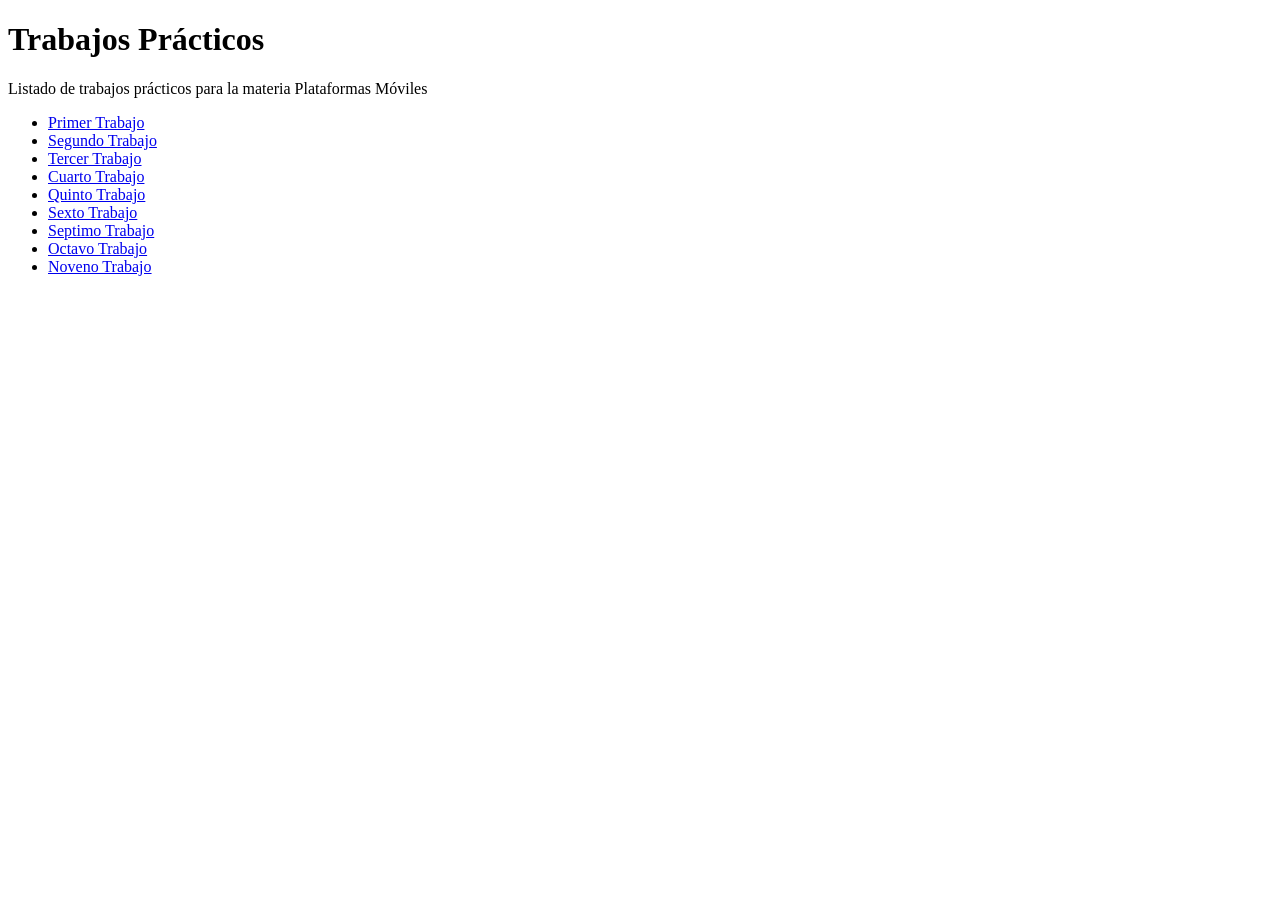
<file: index.html>
<!DOCTYPE html>
<html>
   <head>
      <title>Hola Mundo!</title>
   </head>
   <body>
     <h1>Trabajos Prácticos</h1>
     <p>Listado de trabajos prácticos para la materia Plataformas Móviles</p>
     <ul>
       <li><a href="tp-1/">Primer Trabajo</a></li>
       <li><a href="tp-2/">Segundo Trabajo</a></li>
       <li><a href="tp-3/">Tercer Trabajo</a></li>
       <li><a href="tp-4/">Cuarto Trabajo</a></li>
       <li><a href="tp-5/">Quinto Trabajo</a></li>
       <li><a href="tp-6/">Sexto Trabajo</a></li>
       <li><a href="tp-7/">Septimo Trabajo</a></li>
       <li><a href="tp-8/">Octavo Trabajo</a></li>
       <li><a href="tp-9/">Noveno Trabajo</a></li>
     </ul>
   </body>
</html>
</file>
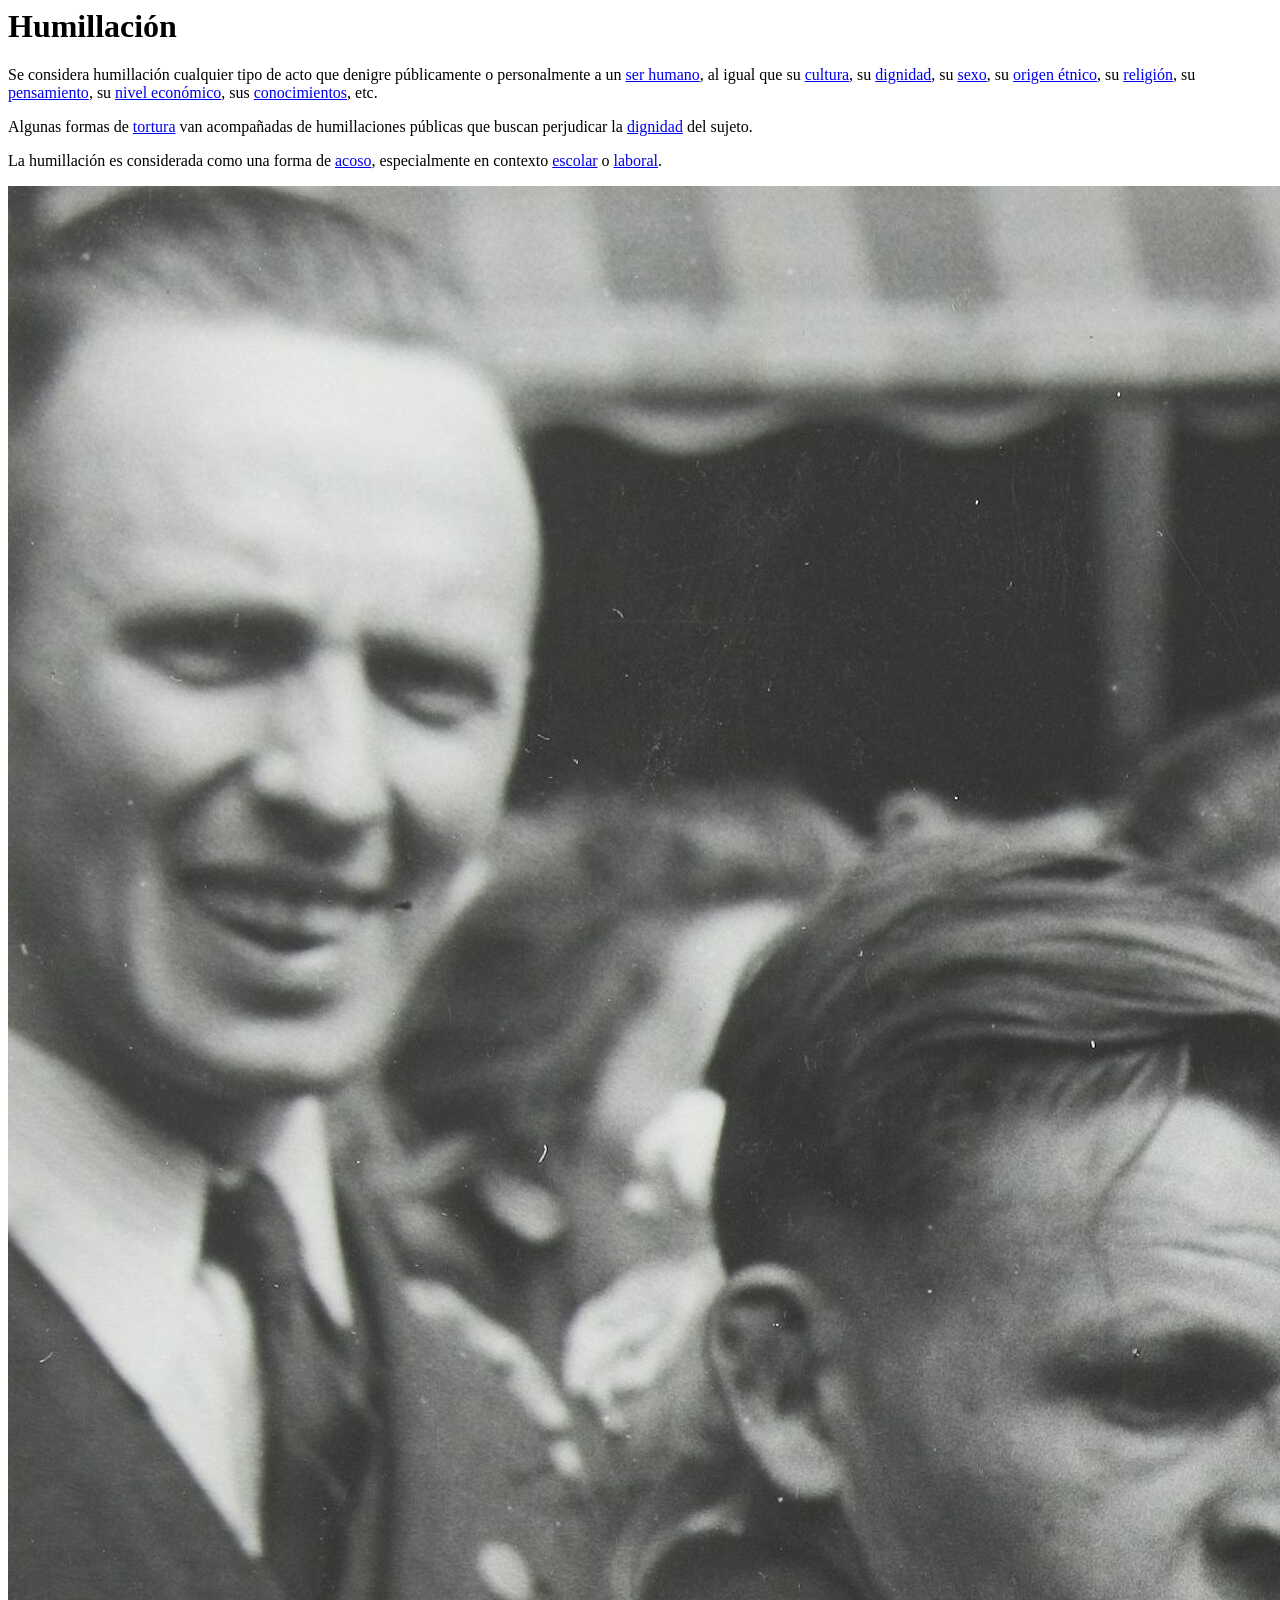
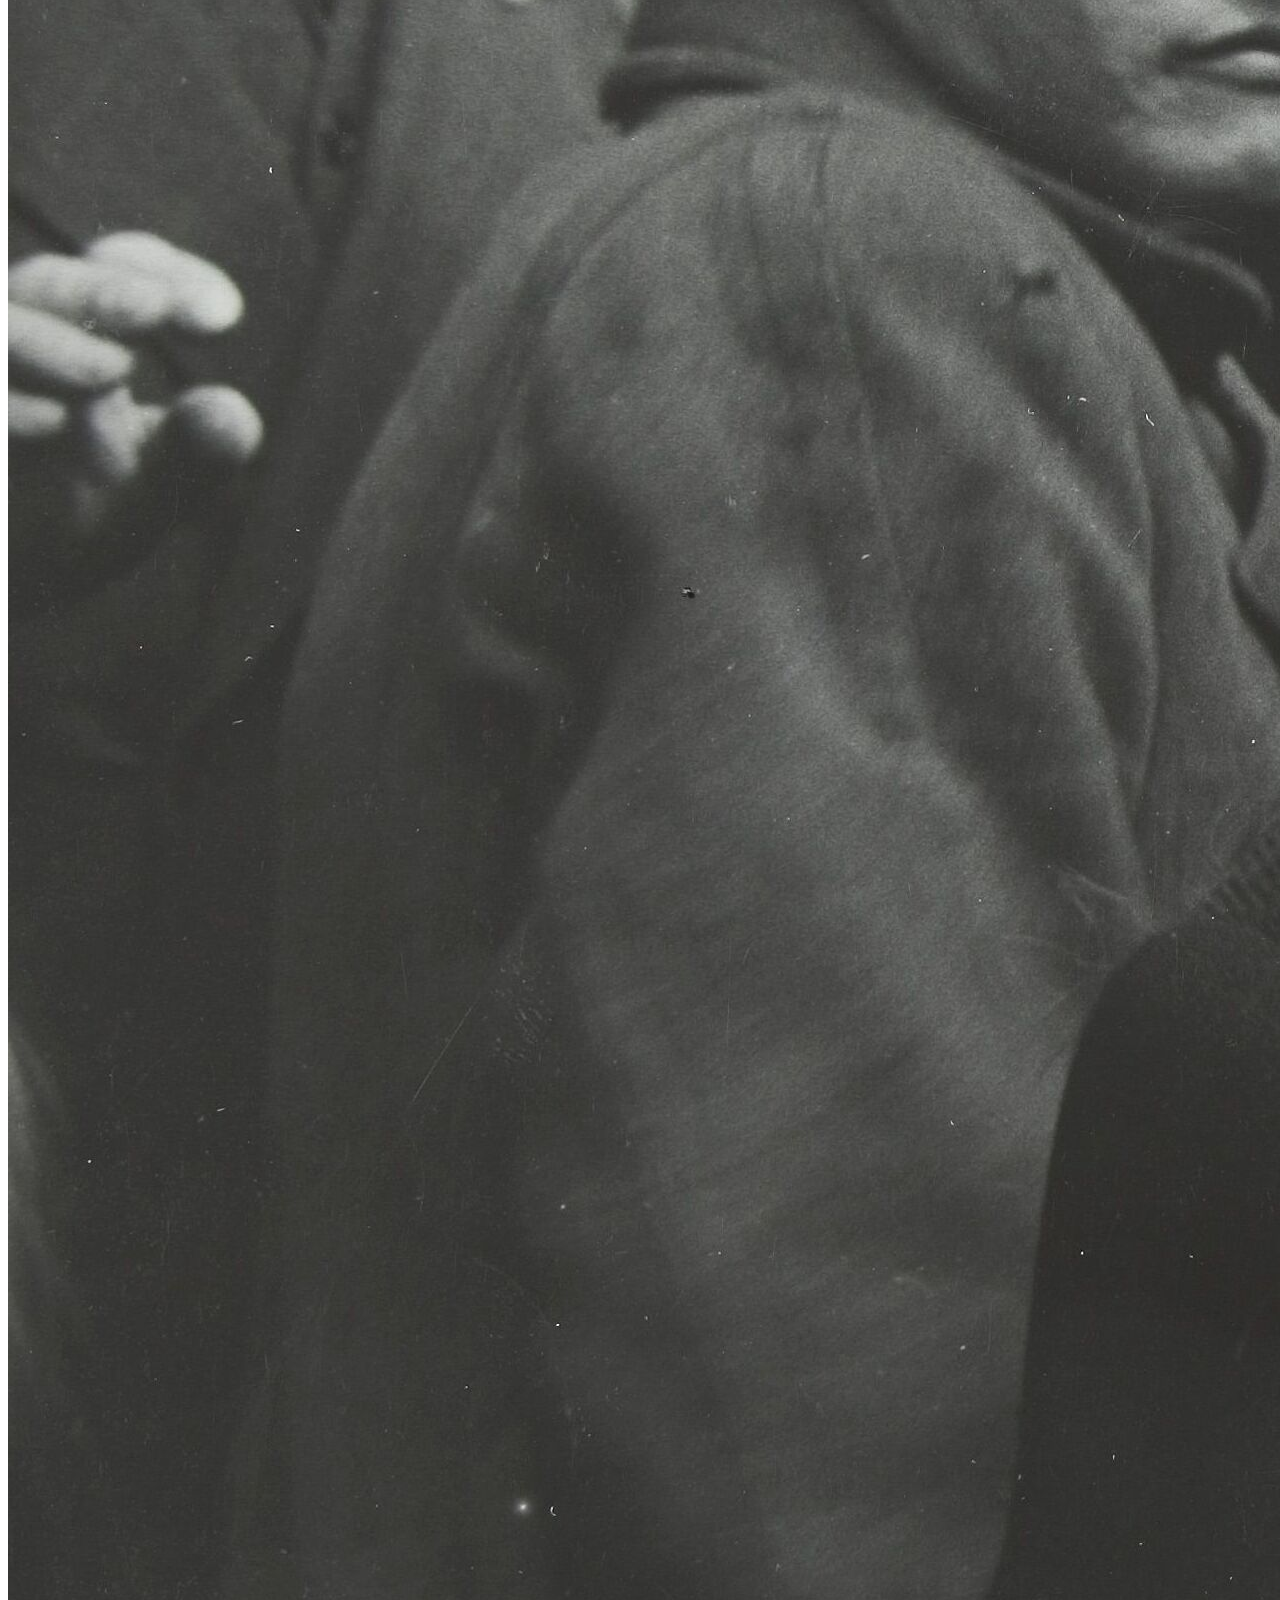
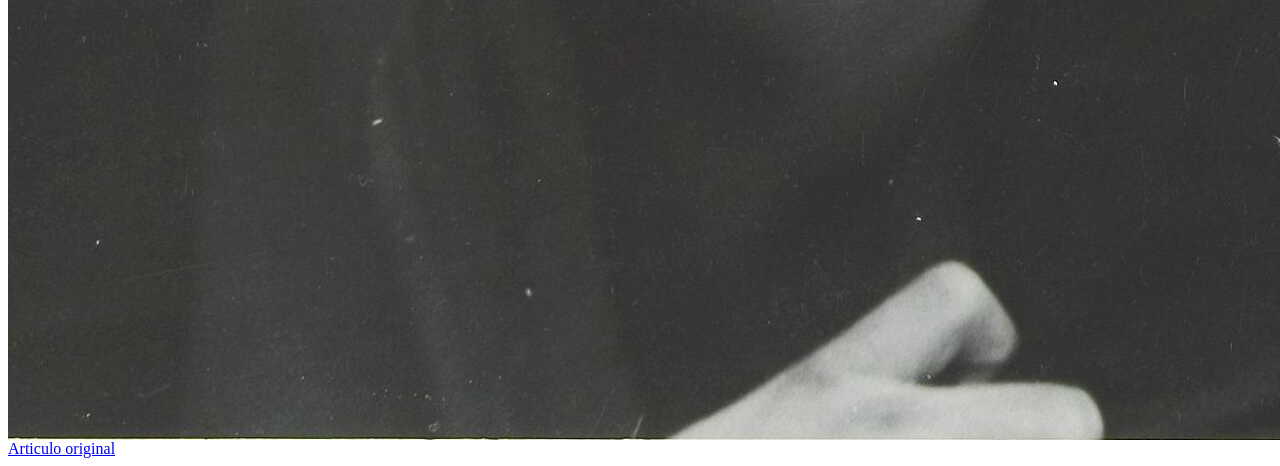
<file: tp-1/index.html>
<html>
<head>
</head>

<body>
    <h1>Humillación</h1>

    <p>
        Se considera humillación cualquier tipo de acto que denigre públicamente o personalmente a un 
        <a href="https://es.wikipedia.org/wiki/Homo_sapiens">ser humano</a>, al igual que su 
        <a href="https://es.wikipedia.org/wiki/Cultura">cultura</a>, su 
        <a href="https://es.wikipedia.org/wiki/Dignidad">dignidad</a>, su 
        <a href="https://es.wikipedia.org/wiki/Sexo">sexo</a>, su 
        <a href="https://es.wikipedia.org/wiki/Etnia">origen étnico</a>, su 
        <a href="https://es.wikipedia.org/wiki/Religi%C3%B3n">religión</a>, su 
        <a href="https://es.wikipedia.org/wiki/Pensamiento">pensamiento</a>, su 
        <a href="https://es.wikipedia.org/wiki/Econom%C3%ADa">nivel económico</a>, sus 
        <a href="https://es.wikipedia.org/wiki/Conocimiento">conocimientos</a>, etc.
    </p>

    <p>
        Algunas formas de <a href="https://es.wikipedia.org/wiki/Tortura">tortura</a> van acompañadas de humillaciones públicas 
        que buscan perjudicar la <a href="https://es.wikipedia.org/wiki/Dignidad">dignidad</a> del sujeto.
    </p>

    <p>
        La humillación es considerada como una forma de <a href="https://es.wikipedia.org/wiki/Acoso">acoso</a>, 
        especialmente en contexto <a href="https://es.wikipedia.org/wiki/Acoso_escolar">escolar</a> o 
        <a href="https://es.wikipedia.org/wiki/Acoso_laboral">laboral</a>.
    </p>

    <img src="Humillacion.jpg"> 

    <a href="//es.wikipedia.org/wiki/Humillación">Articulo original</a>

</body>
</html>
</file>
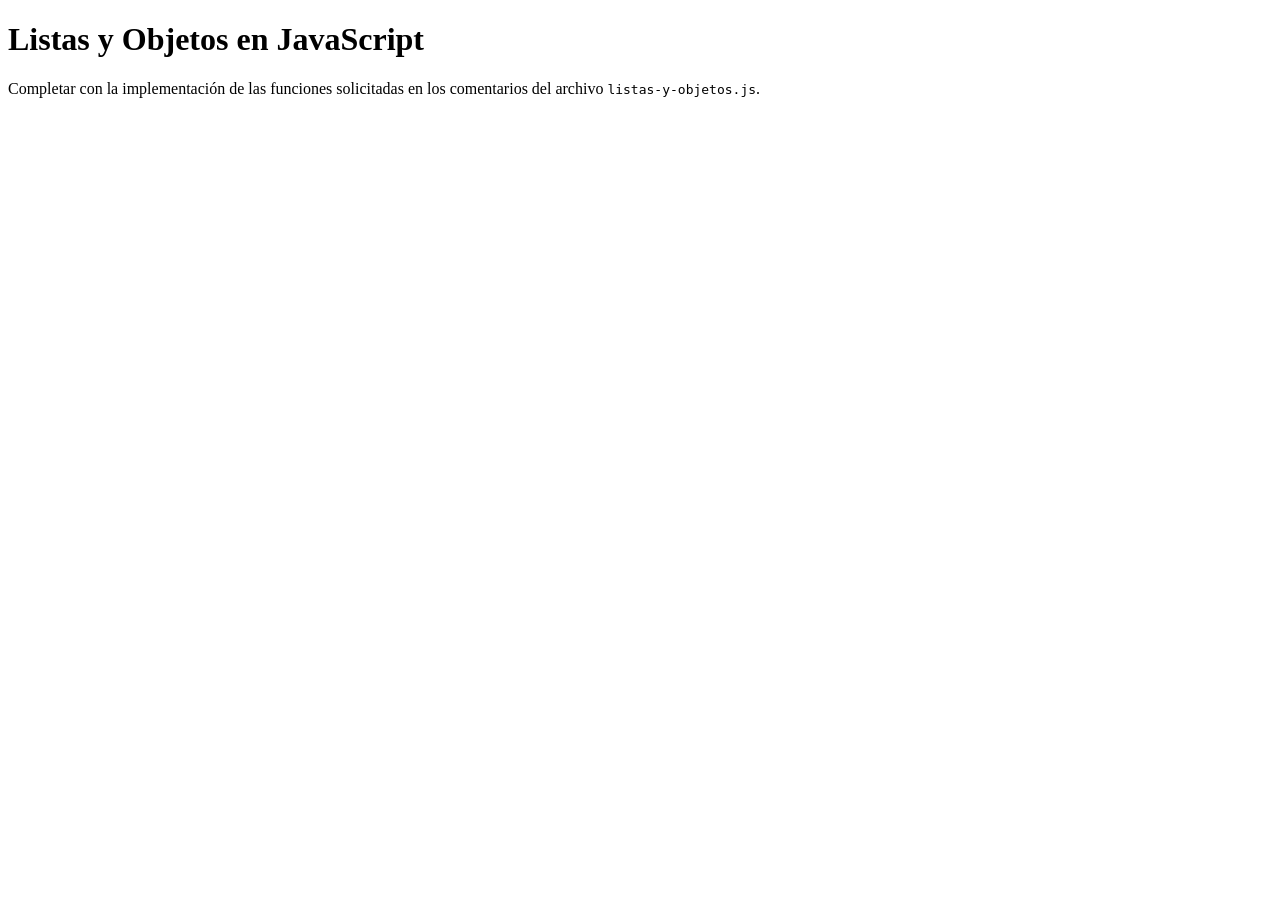
<file: tp-11/index.html>
<!DOCTYPE html>
<html>
<head>
    <meta charset="utf-8">
    <meta name="viewport" content="width=device-width, initial-scale=1">
    <title>Listas y Objetos en JavaScript</title>
</head>
<body>
    <h1>Listas y Objetos en JavaScript</h1>
    <p>Completar con la implementación de las funciones solicitadas en los comentarios del archivo <code>listas-y-objetos.js</code>.</p>
    <script src="listas-y-objetos.js"></script>
</body>
</html>
</file>
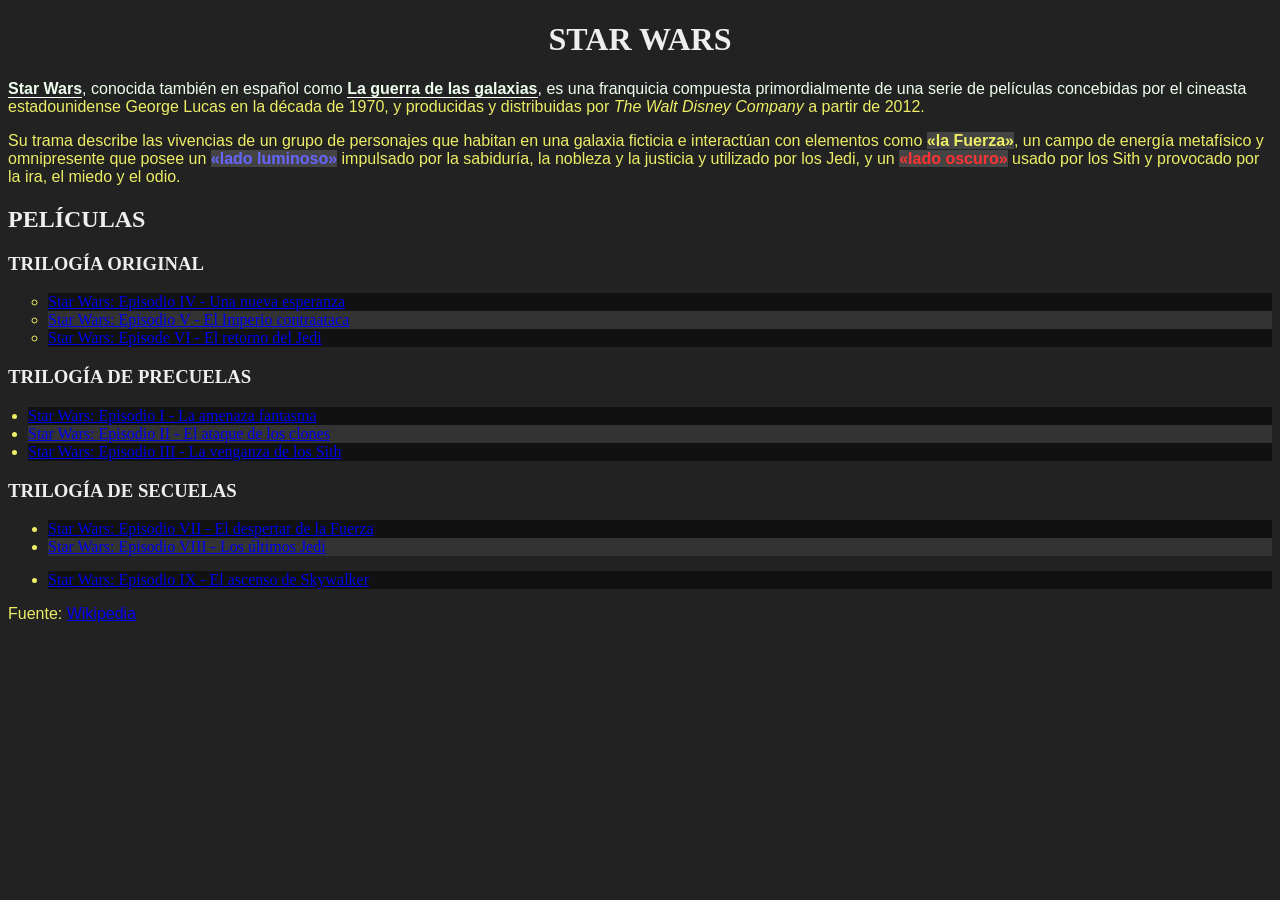
<file: tp-2/index.html>
<!DOCTYPE html>
<html>
<head>
    <meta name="viewport" content="width=device-width, initial-scale=1">
    <title>TP2 - Selectores CSS</title>
    <link rel="stylesheet" href="styles.css">
</head>
<body>
    <h1>Star Wars</h1>
    <p><strong>Star Wars</strong>, conocida también en español como <strong>La guerra de las galaxias</strong>, es una franquicia compuesta primordialmente de una serie de películas concebidas por el cineasta estadounidense George Lucas en la década de 1970, y producidas y distribuidas por <a>The Walt Disney Company</a> a partir de 2012.</p>
    <p>Su trama describe las vivencias de un grupo de personajes que habitan en una galaxia ficticia e interactúan con elementos como <span class="the-force">«la Fuerza»</span>, un campo de energía metafísico y omnipresente que posee un <span class="the-force light-side">«lado luminoso»</span> impulsado por la sabiduría, la nobleza y la justicia y utilizado por los Jedi, y un <span class="the-force dark-side">«lado oscuro»</span> usado por los Sith y provocado por la ira, el miedo y el odio.</p>
    <h2>Películas</h2>
    <h3>Trilogía Original</h3>
    <ul id="og-trilogy" class="movies-list">
        <li><a href="https://es.wikipedia.org/wiki/Star_Wars:_Episodio_IV_-_Una_nueva_esperanza">Star Wars: Episodio IV - Una nueva esperanza</a></li>
        <li><a href="https://es.wikipedia.org/wiki/Star_Wars:_Episodio_V_-_El_Imperio_contraataca">Star Wars: Episodio V - El Imperio contraataca</a></li>
        <li><a href="https://es.wikipedia.org/wiki/Star_Wars:_Episode_VI_-_Return_of_the_Jedi">Star Wars: Episode VI - El retorno del Jedi</a></li>
    </ul>
    <h3>Trilogía de precuelas</h3>
    <ul class="movies-list">
        <li><a href="https://es.wikipedia.org/wiki/Star_Wars:_Episodio_I_-_La_amenaza_fantasma">Star Wars: Episodio I - La amenaza fantasma</a></li>
        <li><a href="https://es.wikipedia.org/wiki/Star_Wars:_Episodio_II_-_El_ataque_de_los_clones">Star Wars: Episodio II - El ataque de los clones</a></li>
        <li><a href="https://es.wikipedia.org/wiki/Star_Wars:_Episodio_III_-_La_venganza_de_los_Sith">Star Wars: Episodio III - La venganza de los Sith</a></li>
    </ul>
    <h3>Trilogía de secuelas</h3>
    <ul class="movies-list">
        <li><a href="https://es.wikipedia.org/wiki/Star_Wars:_Episodio_VII_-_El_despertar_de_la_Fuerza">Star Wars: Episodio VII - El despertar de la Fuerza</a></li>
        <li><a href="https://es.wikipedia.org/wiki/Star_Wars:_Episodio_VIII_-_Los_últimos_Jedi">Star Wars: Episodio VIII - Los últimos Jedi</a></li>
        <li><a href="https://es.wikipedia.org/wiki/Star_Wars:_Episodio_IX_-_El_ascenso_de_Skywalker">Star Wars: Episodio IX - El ascenso de Skywalker</a></li>
    </ul>
    <p>Fuente: <a href="https://es.wikipedia.org/wiki/Star_Wars">Wikipedia</a></p>
</body>
</html>
</file>
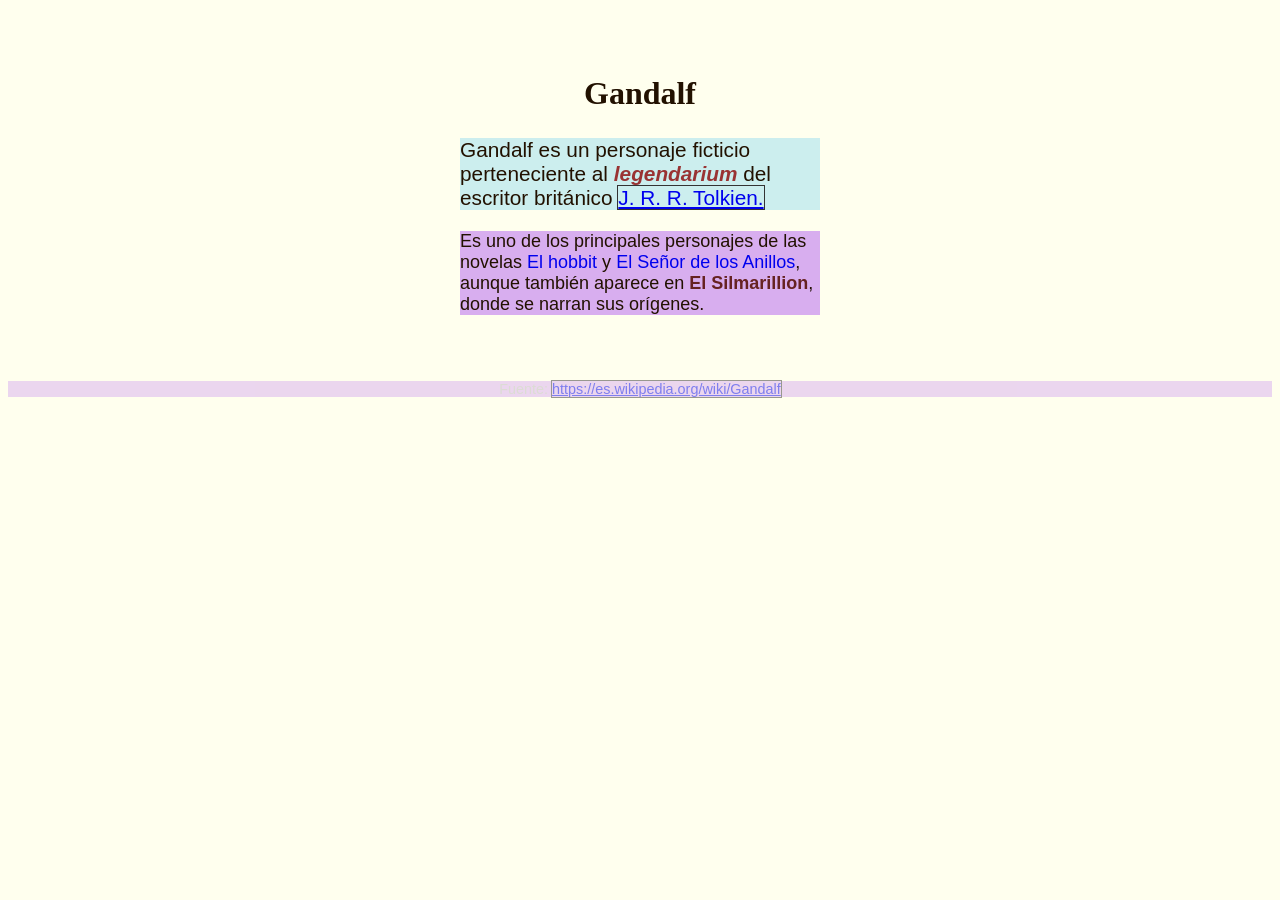
<file: tp-3/index.html>
<!DOCTYPE html>
<html lang="es">
<head>
	<meta charset="utf-8">
	<meta name="viewport" content="width=device-width, initial-scale=1">
	<title>TP3 - Especificidad CSS</title>
	<link rel="stylesheet" type="text/css" href="style.css">
	<style type="text/css">
		body {
			font-size: 18px;
			background-color: #ffe;
			color: #210;
		}

		#contenedor {
			max-width: 40ch;
			margin: 2rem auto;
			padding: 1rem;
		}

		h1 {
			font-size: 2rem;
			text-align: left;
		}

		p {
			font-family: sans-serif;
		}

		#primer-parrafo {
			font-size: 1.3rem;
			background-color: #eec;
		}

		p.importante em {
			font-weight: bold;
			color: #144;
		}

		p.novelas a {
			outline: none;
			text-decoration: none;
		}
		p.novelas a:hover {
			text-decoration: underline;
			background-color: #ccd;
		}

		body p.fuente.parrafo {
			color: #bbb !important;
			font-size: 0.9rem;
			opacity: 50%;
			text-align: center;
		}
	</style>
</head>
<body>
	<article id="contenedor">
		<h1 class="titulo">Gandalf</h1>
		
		<p id="primer-parrafo" class="importante parrafo">
			Gandalf es un personaje ficticio perteneciente al <em>legendarium</em> del escritor británico <a href="https://es.wikipedia.org/wiki/J._R._R._Tolkien">J. R. R. Tolkien.</a>
		</p>
		
		<p class="novelas parrafo">
			Es uno de los principales personajes de las novelas <a href="https://es.wikipedia.org/wiki/El_hobbit">El hobbit</a> y <a href="https://es.wikipedia.org/wiki/El_Señor_de_los_Anillos">El Señor de los Anillos</a>, aunque también aparece en <span class="complicado" style="color: #622">El Silmarillion</span>, donde se narran sus orígenes.
		</p>
	</article>

	<p class="fuente parrafo">
		Fuente: <a href="https://es.wikipedia.org/wiki/Gandalf">https://es.wikipedia.org/wiki/Gandalf</a>
	</p>
</body>
</html>
</file>
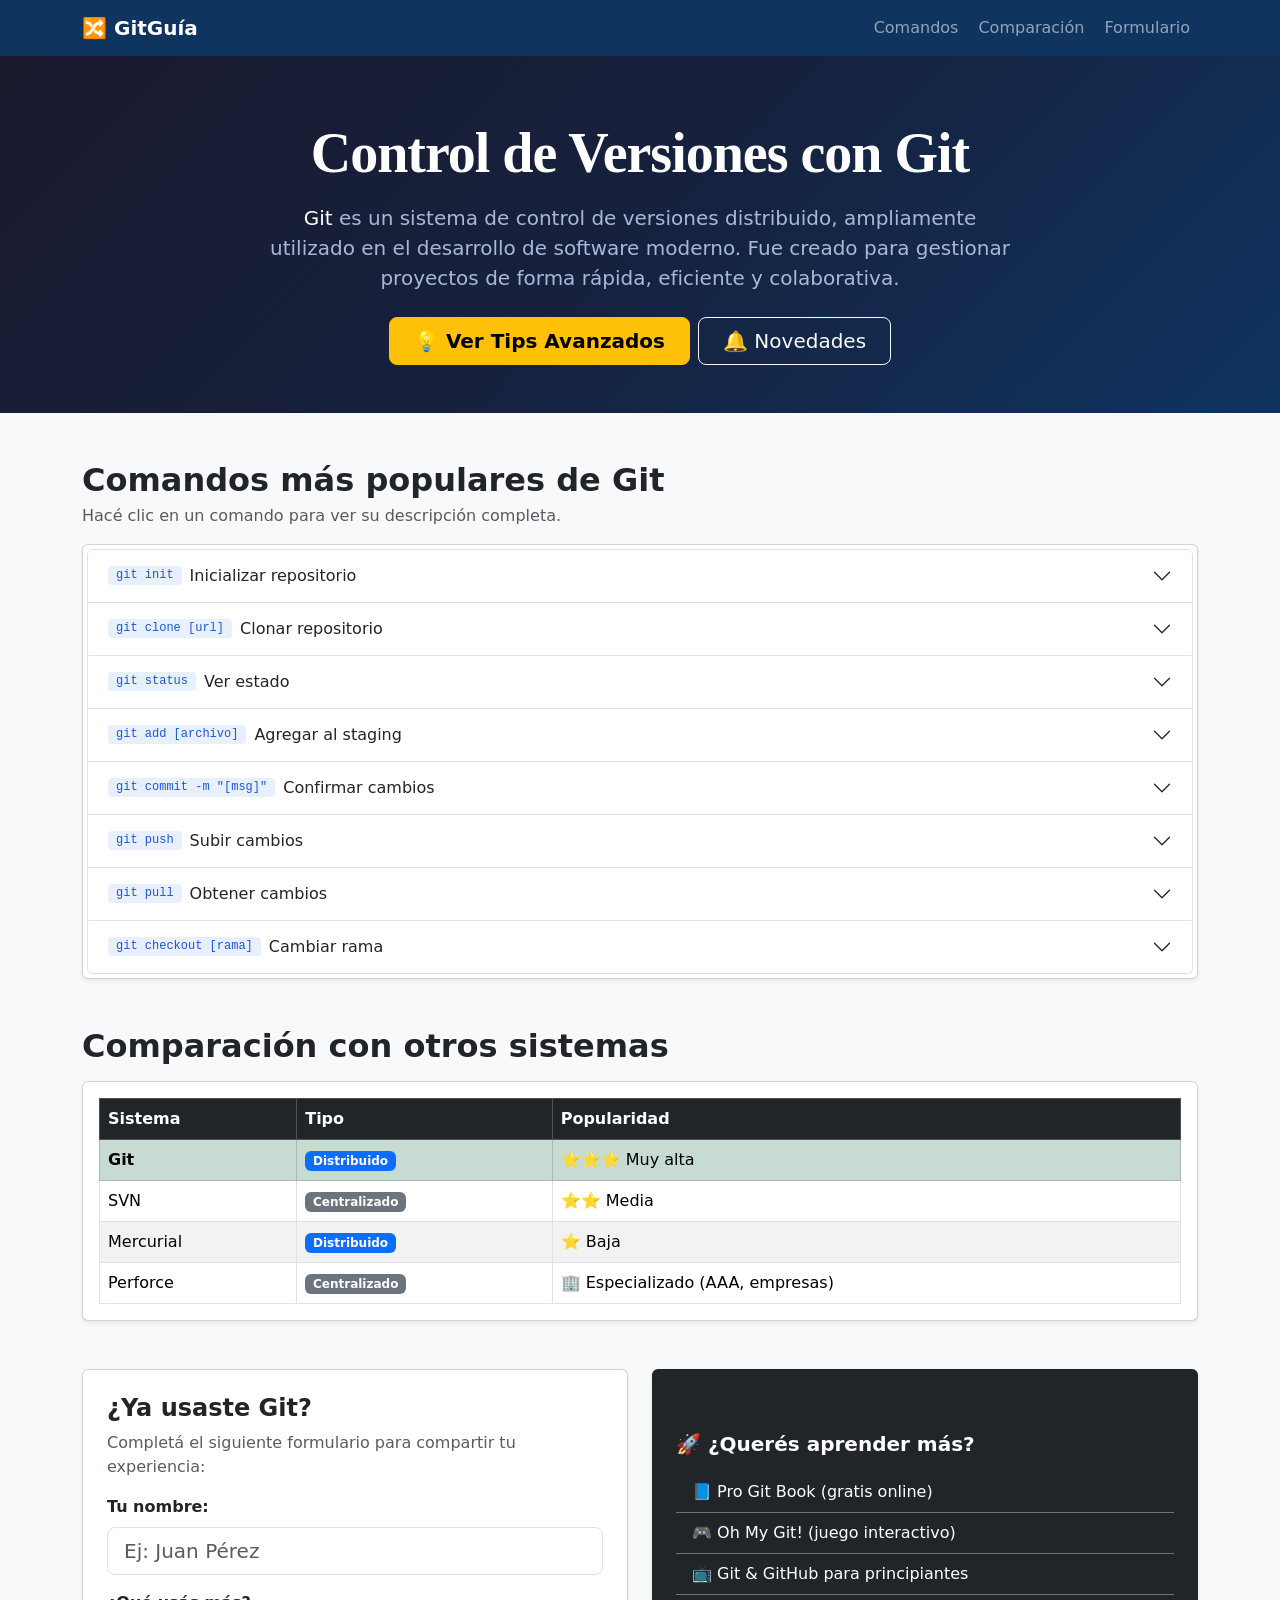
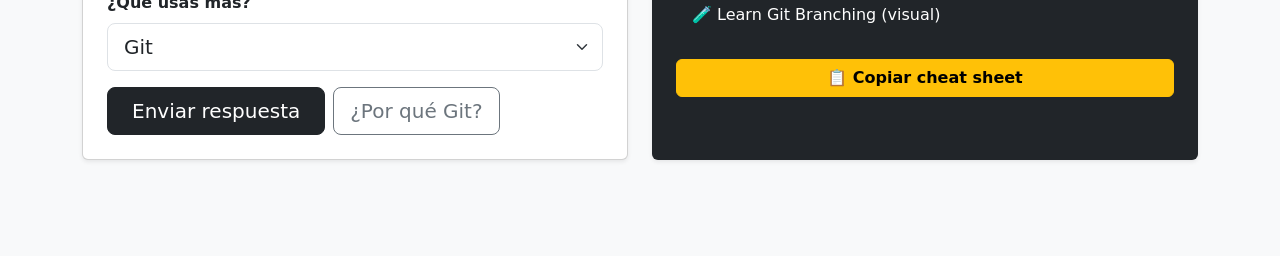
<file: tp-5/index.html>
<!DOCTYPE html>
<html lang="es">
<head>
<meta charset="UTF-8">
<meta name="viewport" content="width=device-width, initial-scale=1.0">
<title>Control de Versiones con Git</title>
<link rel="stylesheet" href="https://cdn.jsdelivr.net/npm/bootstrap@5.3.3/dist/css/bootstrap.min.css">
<style>
  body { background-color: #f8f9fa; }
  .hero-section { background: linear-gradient(135deg, #1a1a2e 0%, #16213e 50%, #0f3460 100%); color: white; padding: 4rem 0 3rem; }
  .hero-section h1 { font-family: 'Georgia', serif; font-weight: 700; letter-spacing: -1px; }
  .hero-section .lead { color: #a8b8d8; }
  code { background: #e8f0fe; color: #1a56db; padding: 2px 6px; border-radius: 4px; font-size: 0.88em; }
  .navbar { background: #0f3460 !important; }
  .command-card { transition: transform 0.18s, box-shadow 0.18s; }
  .command-card:hover { transform: translateY(-3px); box-shadow: 0 8px 24px rgba(0,0,0,0.13) !important; }
  .badge-cmd { font-size: 0.75rem; background: #e8f0fe; color: #1a56db; border-radius: 4px; padding: 2px 8px; font-family: monospace; }
  .toast-container { position: fixed; bottom: 1.5rem; right: 1.5rem; z-index: 9999; }
</style>
</head>
<body>

<nav class="navbar navbar-expand-lg navbar-dark">
  <div class="container">
    <a class="navbar-brand fw-bold" href="#">🔀 GitGuía</a>
    <button class="navbar-toggler" type="button" data-bs-toggle="collapse" data-bs-target="#navMenu">
      <span class="navbar-toggler-icon"></span>
    </button>
    <div class="collapse navbar-collapse" id="navMenu">
      <ul class="navbar-nav ms-auto gap-1">
        <li class="nav-item"><a class="nav-link" href="#comandos">Comandos</a></li>
        <li class="nav-item"><a class="nav-link" href="#comparacion">Comparación</a></li>
        <li class="nav-item"><a class="nav-link" href="#formulario">Formulario</a></li>
      </ul>
    </div>
  </div>
</nav>

<div class="hero-section text-center">
  <div class="container">
    <h1 class="display-4 mb-3">Control de Versiones con Git</h1>
    <p class="lead fs-5 mb-4 col-lg-8 mx-auto">
      <strong style="color:white;">Git</strong> es un sistema de control de versiones distribuido, ampliamente utilizado en el desarrollo de software moderno. Fue creado para gestionar proyectos de forma rápida, eficiente y colaborativa.
    </p>
    <div class="d-flex gap-2 justify-content-center flex-wrap">
      <button class="btn btn-warning btn-lg fw-semibold px-4" data-bs-toggle="modal" data-bs-target="#modalTips">💡 Ver Tips Avanzados</button>
      <button class="btn btn-outline-light btn-lg px-4" onclick="mostrarAlert()">🔔 Novedades</button>
    </div>
  </div>
</div>

<div class="container py-4">
  <div id="alertNovedades" class="alert alert-info alert-dismissible fade show d-none" role="alert">
    <strong>🎉 Novedad:</strong> Git 2.50 fue lanzado con mejoras de rendimiento en repositorios grandes.
    <button type="button" class="btn-close" data-bs-dismiss="alert"></button>
  </div>
</div>

<div class="container pb-5" id="comandos">
  <h2 class="fw-bold mb-1">Comandos más populares de Git</h2>
  <p class="text-muted mb-3">Hacé clic en un comando para ver su descripción completa.</p>

  <div class="card shadow-sm mb-3 p-1">
    <div class="accordion" id="accordionComandos">
      <div class="accordion-item">
        <h2 class="accordion-header"><button class="accordion-button collapsed" data-bs-toggle="collapse" data-bs-target="#cmd1"><span class="badge-cmd me-2">git init</span> Inicializar repositorio</button></h2>
        <div id="cmd1" class="accordion-collapse collapse" data-bs-parent="#accordionComandos">
          <div class="accordion-body">Inicializa un nuevo repositorio Git en el directorio actual. Este comando crea un repositorio vacío listo para trabajar.</div>
        </div>
      </div>
      <div class="accordion-item">
        <h2 class="accordion-header"><button class="accordion-button collapsed" data-bs-toggle="collapse" data-bs-target="#cmd2"><span class="badge-cmd me-2">git clone [url]</span> Clonar repositorio</button></h2>
        <div id="cmd2" class="accordion-collapse collapse" data-bs-parent="#accordionComandos">
          <div class="accordion-body">Clona un repositorio remoto en tu máquina local. Ejemplo: <code>git clone https://github.com/usuario/repositorio.git</code></div>
        </div>
      </div>
      <div class="accordion-item">
        <h2 class="accordion-header"><button class="accordion-button collapsed" data-bs-toggle="collapse" data-bs-target="#cmd3"><span class="badge-cmd me-2">git status</span> Ver estado</button></h2>
        <div id="cmd3" class="accordion-collapse collapse" data-bs-parent="#accordionComandos">
          <div class="accordion-body">Muestra el estado del repositorio: archivos modificados, nuevos archivos no rastreados, cambios preparados para el commit, etc.</div>
        </div>
      </div>
      <div class="accordion-item">
        <h2 class="accordion-header"><button class="accordion-button collapsed" data-bs-toggle="collapse" data-bs-target="#cmd4"><span class="badge-cmd me-2">git add [archivo]</span> Agregar al staging</button></h2>
        <div id="cmd4" class="accordion-collapse collapse" data-bs-parent="#accordionComandos">
          <div class="accordion-body">Agrega un archivo o cambios específicos al área de preparación (staging area) para el commit.</div>
        </div>
      </div>
      <div class="accordion-item">
        <h2 class="accordion-header"><button class="accordion-button collapsed" data-bs-toggle="collapse" data-bs-target="#cmd5"><span class="badge-cmd me-2">git commit -m "[msg]"</span> Confirmar cambios</button></h2>
        <div id="cmd5" class="accordion-collapse collapse" data-bs-parent="#accordionComandos">
          <div class="accordion-body">Crea un commit con los archivos añadidos al staging, con un mensaje descriptivo.</div>
        </div>
      </div>
      <div class="accordion-item">
        <h2 class="accordion-header"><button class="accordion-button collapsed" data-bs-toggle="collapse" data-bs-target="#cmd6"><span class="badge-cmd me-2">git push</span> Subir cambios</button></h2>
        <div id="cmd6" class="accordion-collapse collapse" data-bs-parent="#accordionComandos">
          <div class="accordion-body">Sube los cambios locales al repositorio remoto. Se usa después de un commit para actualizar el repo remoto.</div>
        </div>
      </div>
      <div class="accordion-item">
        <h2 class="accordion-header"><button class="accordion-button collapsed" data-bs-toggle="collapse" data-bs-target="#cmd7"><span class="badge-cmd me-2">git pull</span> Obtener cambios</button></h2>
        <div id="cmd7" class="accordion-collapse collapse" data-bs-parent="#accordionComandos">
          <div class="accordion-body">Obtiene y combina los cambios del repositorio remoto al local. Equivalente a <code>git fetch</code> + <code>git merge</code>.</div>
        </div>
      </div>
      <div class="accordion-item">
        <h2 class="accordion-header"><button class="accordion-button collapsed" data-bs-toggle="collapse" data-bs-target="#cmd8"><span class="badge-cmd me-2">git checkout [rama]</span> Cambiar rama</button></h2>
        <div id="cmd8" class="accordion-collapse collapse" data-bs-parent="#accordionComandos">
          <div class="accordion-body">Cambia a una rama específica. Si no existe, se puede crear con <code>git checkout -b [rama]</code>.</div>
        </div>
      </div>
    </div>
  </div>

  <h2 class="fw-bold mt-5 mb-3" id="comparacion">Comparación con otros sistemas</h2>
  <div class="card shadow-sm p-3 mb-5">
    <table class="table table-hover table-bordered table-striped mb-0 align-middle">
      <thead class="table-dark">
        <tr>
          <th>Sistema</th>
          <th>Tipo</th>
          <th>Popularidad</th>
        </tr>
      </thead>
      <tbody>
        <tr class="table-success">
          <td><strong>Git</strong></td>
          <td><span class="badge bg-primary">Distribuido</span></td>
          <td>⭐⭐⭐ Muy alta</td>
        </tr>
        <tr>
          <td>SVN</td>
          <td><span class="badge bg-secondary">Centralizado</span></td>
          <td>⭐⭐ Media</td>
        </tr>
        <tr>
          <td>Mercurial</td>
          <td><span class="badge bg-primary">Distribuido</span></td>
          <td>⭐ Baja</td>
        </tr>
        <tr>
          <td>Perforce</td>
          <td><span class="badge bg-secondary">Centralizado</span></td>
          <td>🏢 Especializado (AAA, empresas)</td>
        </tr>
      </tbody>
    </table>
  </div>

  <div class="row g-4 mb-5" id="formulario">
    <div class="col-lg-6">
      <div class="card shadow-sm h-100">
        <div class="card-body p-4">
          <h2 class="card-title fw-bold fs-4">¿Ya usaste Git?</h2>
          <p class="card-text text-muted">Completá el siguiente formulario para compartir tu experiencia:</p>
          <div class="mb-3">
            <label for="nombre" class="form-label fw-semibold">Tu nombre:</label>
            <input type="text" id="nombre" name="nombre" class="form-control form-control-lg" placeholder="Ej: Juan Pérez">
          </div>
          <div class="mb-3">
            <label for="experiencia" class="form-label fw-semibold">¿Qué usás más?</label>
            <select id="experiencia" name="experiencia" class="form-select form-select-lg">
              <option value="git">Git</option>
              <option value="github">Git + GitHub</option>
              <option value="otro">Otro sistema</option>
              <option value="ninguno">Todavía no uso ninguno</option>
            </select>
          </div>
          <div class="d-flex gap-2 flex-wrap">
            <button type="button" class="btn btn-dark btn-lg px-4" onclick="enviarFormulario()">Enviar respuesta</button>
            <button type="button" class="btn btn-outline-secondary btn-lg" data-bs-toggle="collapse" data-bs-target="#collapseInfo">¿Por qué Git?</button>
          </div>
          <div class="collapse mt-3" id="collapseInfo">
            <div class="alert alert-light border">
              Git es la herramienta estándar en la industria. Usarlo te prepara para trabajar en cualquier equipo de desarrollo moderno.
            </div>
          </div>
        </div>
      </div>
    </div>
    <div class="col-lg-6">
      <div class="card shadow-sm h-100 border-0 bg-dark text-white">
        <div class="card-body p-4 d-flex flex-column justify-content-center">
          <h5 class="fw-bold mb-3">🚀 ¿Querés aprender más?</h5>
          <ul class="list-group list-group-flush mb-4">
            <li class="list-group-item bg-transparent text-white border-secondary">📘 Pro Git Book (gratis online)</li>
            <li class="list-group-item bg-transparent text-white border-secondary">🎮 Oh My Git! (juego interactivo)</li>
            <li class="list-group-item bg-transparent text-white border-secondary">📺 Git & GitHub para principiantes</li>
            <li class="list-group-item bg-transparent text-white border-secondary">🧪 Learn Git Branching (visual)</li>
          </ul>
          <button class="btn btn-warning fw-bold" onclick="mostrarToast()">📋 Copiar cheat sheet</button>
        </div>
      </div>
    </div>
  </div>
</div>

<!-- Modal Tips Avanzados -->
<div class="modal fade" id="modalTips" tabindex="-1">
  <div class="modal-dialog modal-lg">
    <div class="modal-content">
      <div class="modal-header bg-dark text-white">
        <h5 class="modal-title fw-bold">💡 Tips Avanzados de Git</h5>
        <button type="button" class="btn-close btn-close-white" data-bs-dismiss="modal"></button>
      </div>
      <div class="modal-body">
        <div class="row g-3">
          <div class="col-md-6">
            <div class="card border-0 bg-light h-100 p-3">
              <h6 class="fw-bold">🌿 Trabajar con ramas</h6>
              <p class="small mb-1">Siempre trabajá en una rama separada para cada feature o fix.</p>
              <code class="d-block small">git checkout -b feature/mi-feature</code>
            </div>
          </div>
          <div class="col-md-6">
            <div class="card border-0 bg-light h-100 p-3">
              <h6 class="fw-bold">🔍 Ver historial</h6>
              <p class="small mb-1">Usá <code>git log --oneline --graph</code> para ver el historial de forma visual.</p>
            </div>
          </div>
          <div class="col-md-6">
            <div class="card border-0 bg-light h-100 p-3">
              <h6 class="fw-bold">🧹 Limpiar cambios</h6>
              <p class="small mb-1"><code>git stash</code> guarda cambios temporalmente sin hacer commit.</p>
            </div>
          </div>
          <div class="col-md-6">
            <div class="card border-0 bg-light h-100 p-3">
              <h6 class="fw-bold">✏️ Modificar último commit</h6>
              <p class="small mb-1"><code>git commit --amend</code> te permite editar el mensaje del último commit.</p>
            </div>
          </div>
        </div>
      </div>
      <div class="modal-footer">
        <button type="button" class="btn btn-secondary" data-bs-dismiss="modal">Cerrar</button>
        <button type="button" class="btn btn-dark">Ver documentación oficial</button>
      </div>
    </div>
  </div>
</div>

<!-- Toasts -->
<div class="toast-container">
  <div id="toastCopy" class="toast align-items-center text-bg-success border-0" role="alert">
    <div class="d-flex">
      <div class="toast-body fw-semibold">✅ Cheat sheet copiado al portapapeles</div>
      <button type="button" class="btn-close btn-close-white me-2 m-auto" data-bs-dismiss="toast"></button>
    </div>
  </div>
  <div id="toastEnvio" class="toast align-items-center text-bg-primary border-0" role="alert">
    <div class="d-flex">
      <div class="toast-body fw-semibold">📬 ¡Gracias por tu respuesta!</div>
      <button type="button" class="btn-close btn-close-white me-2 m-auto" data-bs-dismiss="toast"></button>
    </div>
  </div>
</div>

<script src="https://cdn.jsdelivr.net/npm/bootstrap@5.3.3/dist/js/bootstrap.bundle.min.js"></script>
<script>
function mostrarAlert() {
  document.getElementById('alertNovedades').classList.remove('d-none');
  window.scrollTo({ top: 200, behavior: 'smooth' });
}
function mostrarToast() {
  const t = new bootstrap.Toast(document.getElementById('toastCopy'));
  t.show();
}
function enviarFormulario() {
  const nombre = document.getElementById('nombre').value.trim();
  if (!nombre) { alert('Por favor ingresá tu nombre'); return; }
  const t = new bootstrap.Toast(document.getElementById('toastEnvio'));
  t.show();
}
</script>
</body>
</html>
</file>
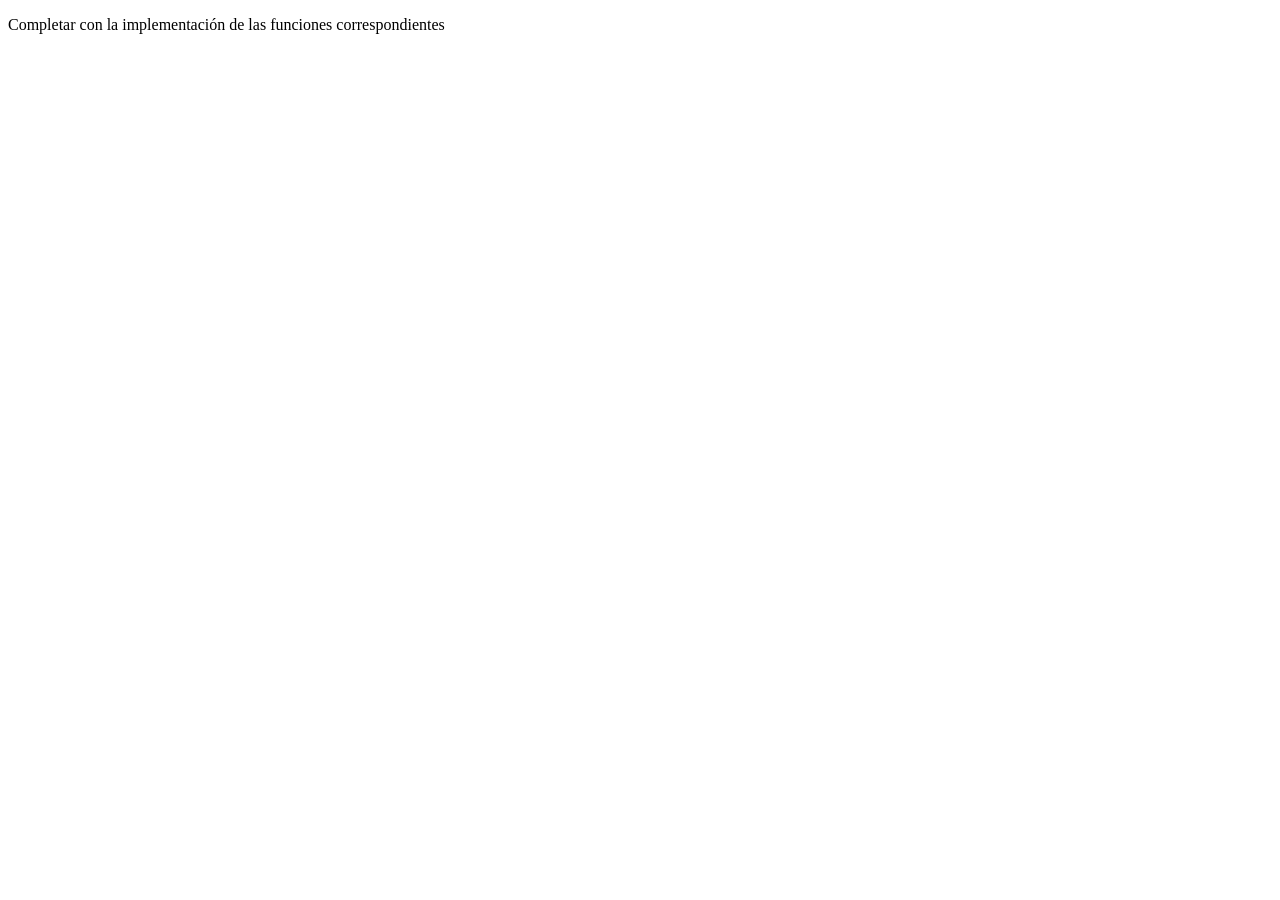
<file: tp-8/index.html>
<!DOCTYPE html>
<html>
<head>
	<meta charset="utf-8">
	<meta name="viewport" content="width=device-width, initial-scale=1">
	<title>TP-7: Funciones en JavaScript</title>
</head>
<body>
<p>Completar con la implementación de las funciones correspondientes</p>
<script type="text/javascript">
// Numeros

// 1- Implementar una función "suma" que retorne la suma de 2 numeros
// ejemplo: suma(2,3) retorna 5
function suma(num1, num2) {
    return num1 + num2;
}

console.log("Resultados de suma():")
console.log(suma(2,3)); // 5
console.log(suma(4,4)); // 8
console.log(suma(-10,10)); // 0


// 2- Implementar una función "elevarAlCubo" que eleve al cubo un numero
// ejemplo: elevarAlCubo(3) retorna 27
function elevarAlCubo(num) {
	return num * num * num;
}


console.log("Resultados de elevarAlCubo():")
console.log(elevarAlCubo(3)); // 27
console.log(elevarAlCubo(99)); // 970299

// 3- Implementar una función "restoDivisionEntera" para devolver el resto de una división entera entre un dividendo y un divisor
// ejemplo: restoDivisionEntera(3,2) retorna 1
function restoDivisionEntera(dividendo, divisor) {
	return dividendo % divisor;
}

console.log("Resultados de restoDivisionEntera():")
console.log(restoDivisionEntera(1,3)); // 1
console.log(restoDivisionEntera(2,3)); // 2
console.log(restoDivisionEntera(3,3)); // 0
console.log(restoDivisionEntera(4,3)); // 1


// 4- Implementar una función "numeroPi" para devolver el numero PI
// ejemplo: numeroPi() retorna 3,14...
function numeroPi() {
	return Math.PI;
}

console.log("Resultado de numeroPi():")
console.log(numeroPi())


// 5- Implementar una función "numeroRandom" para devolver un número random (aleatorio)
// ejemplo: numeroRandom() retorna 0,123...
	function numeroRandom() {
return Math.random();
}

console.log("Resultados de numeroRandom():")
console.log(numeroRandom())
console.log(numeroRandom())
console.log(numeroRandom())


// 6- Implementar una función "numeroRandomDesdeHasta" para devolver un número random entre 2 valores recibidos como parámetros
// ejemplo: numeroRandomDesdeHasta(1,6) retorna 3
// Math.floor() = redondear hacia abajo al entero más cercano.
// Math.random() = devuelve un número entre 0 y 1. si se multiplica por 3(ejemplo) nro devuelve un nro entre 0 y 2,999. se le coloca min porque sino devuelve un nro entre 0 y 2,999. 
// se coloca +1 porque sino devuelve un nro entre 0 y 2,999. si se le coloca min devuelve un nro entre min y max-1. si se le coloca +1 devuelve un nro entre min y max.
function numeroRandomDesdeHasta(min, max) {
	return Math.floor(numeroRandom() * (max - min + 1)) + min;
}
console.log("Resultados de numeroRandomDesdeHasta():")
console.log(numeroRandomDesdeHasta(1,6))
console.log(numeroRandomDesdeHasta(2,5))
console.log(numeroRandomDesdeHasta(3,4))


// 7- Implementar una función "esPar" que reciba un número como parámetro y devuelva verdadero si el número es par, o falso si es impar
// ejemplo: esPar(4) retorna true, esPar(5) retorna false
//es par si al dividirlo por 2 el resto es 0. si el resto es distinto de 0 es impar.
function esPar(num) {
	return num % 2 === 0;
}
console.log("Resultados de esPar():")
console.log(esPar(4)); // true
console.log(esPar(5)); // false
console.log(esPar(0)); // true
console.log(esPar(-2)); // true


// 8- Implementar una función "esPositivo" que reciba un número y devuelva true si el número es positivo, o false si es negativo o cero
// ejemplo: esPositivo(4) retorna true, esPositivo(-3) retorna false
function esPositivo(num) {
	if (num > 0) {
		return true;
	} else {
		return false;
	}
}

console.log("Resultados de esPositivo():")
console.log(esPositivo(4)); // true
console.log(esPositivo(-3)); // false
console.log(esPositivo(0)); // false

// 9- Implementar una función "clasificarNumero" que reciba un número y retorne un mensaje indicando si el número es par o impar, y si es positivo o negativo
// ejemplo: clasificarNumero(4) retorna "El número 4 es par y positivo."
// ejemplo: clasificarNumero(-3) retorna "El número -3 es impar y negativo."
//el simbolo ? es un if de una sola linea. el simbolo : es un else de una sola linea. se puede anidar ifs de una sola linea.
// en vez de usar ${} 
function clasificarNumero(num) {
	var paridad = esPar(num) ? "par" : "impar";
	var signo = esPositivo(num) ? "positivo" : "negativo";
	return `El número ${num} es ${paridad} y ${signo}.`; //si o si para ${} se debe usar comillas invertidas o blackticks ``. 
	//si se quiere usar comillas simples o dobles se puede colocar: return "El número " + num + " es " + paridad + " y " + signo + ".";
}

console.log("Resultados de clasificarNumero():")
console.log(clasificarNumero(4)); // "El número 4 es par y positivo."
console.log(clasificarNumero(-3)); // "El número -3 es impar y negativo."
console.log(clasificarNumero(0)); // "El número 0 es par y no positivo."

// Cadenas de Caracteres

// 10- Implementar una función "transformarMayuscula" que transforme a mayúscula la cadena de caracteres recibida como parámetro
// ejemplo: transformarMayuscula("Plataformas Móviles") retorna "PLATAFORMAS MÓVILES"
// la funcion toUpperCase() convierte todos los caracteres de una cadena a mayúsculas. el punto antes de toUpperCase() indica que se está llamando a un método de la cadena de caracteres.
function transformarMayuscula(cadena) {
	return cadena.toUpperCase();
}

console.log("Resultados de transformarMayuscula():")
console.log(transformarMayuscula("Plataformas Móviles"))
console.log(transformarMayuscula("hola mundo"))
console.log(transformarMayuscula("abc"))


// 11- Implementar una función "primeraLetra" que nos devuelva la inicial de la cadena de caracteres recibida como parámetro
// ejemplo: primeraLetra("Plataformas") retorna "P"
function primeraLetra(cadena) {
	return cadena.charAt(0);
}

console.log("Resultados de primeraLetra():")
console.log(primeraLetra("Plataformas Móviles"))
console.log(primeraLetra("hola mundo"))
console.log(primeraLetra("abc"))


// 12- Implementar una función "sinPrimeraLetra" que nos devuelva la cadena de caracteres recibida como parámetro sin la primera letra
// ejemplo: sinPrimeraLetra("Plataformas") retorna "lataformas"

function sinPrimeraLetra(cadena) {
	return cadena.substring(1);
}

console.log("Resultados de sinPrimeraLetra():")
console.log(sinPrimeraLetra("Plataformas Móviles"))
console.log(sinPrimeraLetra("hola mundo"))
console.log(sinPrimeraLetra("abc"))


// 13- Implementar una función "primeraLetraMayuscula" que devuelve la cadena de caracteres recibida, pero  con su primera letra en mayúscula
// ejemplo: primeraLetraMayuscula("plataformas") retorna "Plataformas"
// substring(1) devuelve la cadena desde el índice 1 hasta el final. charAt(0) devuelve el carácter en el índice 0. toUpperCase() convierte el carácter a mayúscula.
function primeraLetraMayuscula(cadena) {
	return cadena.charAt(0).toUpperCase() + cadena.substring(1);
}

console.log("Resultados de primeraLetraMayuscula():")
console.log(primeraLetraMayuscula("plataformas móviles"))
console.log(primeraLetraMayuscula("hola mundo"))
console.log(primeraLetraMayuscula("abc"))


// 14- Implementar una función "terminaCon" que devuelve verdadero o falso si la palabra termina con la terminación recibida
// ejemplo: terminaCon("plataformas", "mas") retorna true
// endsWith() devuelve true si la cadena termina con la cadena especificada, de lo contrario devuelve false.
function terminaCon(cadena, terminacion) {
	return cadena.endsWith(terminacion);
}

console.log("Resultados de terminaCon():")
console.log(terminaCon("hola", "a")); // true
console.log(terminaCon("hola", "o")); // false
console.log(terminaCon("plataformas", "mas")); // true
console.log(terminaCon("plataformas", "más")); // false

// 15- Implementar una función "palabraInvertida" que devuelva la palabra invertida
// ejemplo: palabraInvertida("hola") retorna "aloh";
// split() divide la cadena en un array de caracteres. reverse() invierte el orden de los elementos del array. join() une los elementos del array en una cadena.
// se coloca ("") porque sino devuelve un array de palabras y no de caracteres. si se coloca (" ") devuelve un array de palabras. si se coloca ("") devuelve un array de caracteres.
function palabraInvertida(cadena) {
	return cadena.split("").reverse().join("");
}

console.log("Resultados de palabraInvertida():")
console.log(palabraInvertida("plataformas móviles"))
console.log(palabraInvertida("hola mundo"))
console.log(palabraInvertida("abc"))

</script>
</body>
</html>
</file>
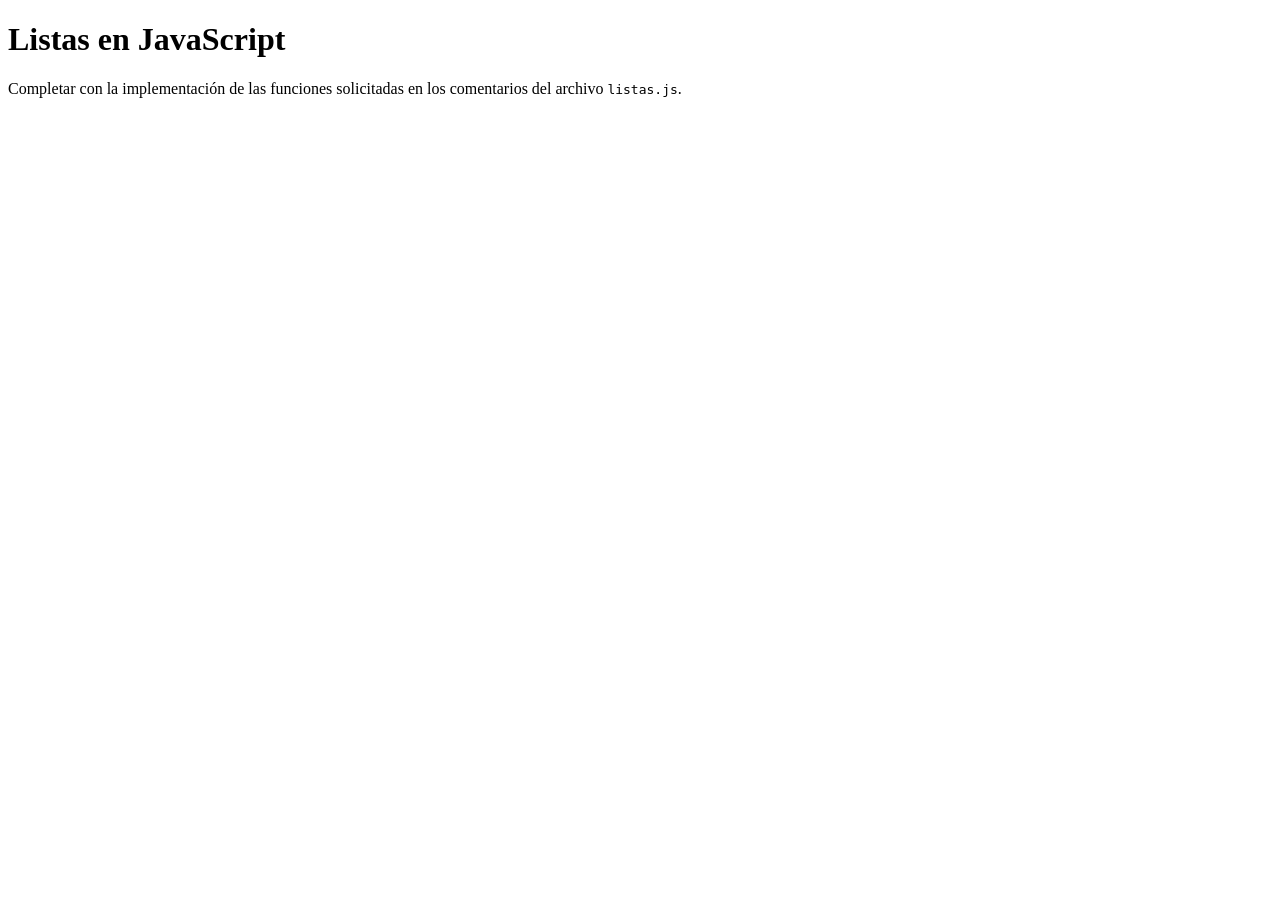
<file: tp-9/index.html>
<!DOCTYPE html>
<html>
<head>
	<meta charset="utf-8">
	<meta name="viewport" content="width=device-width, initial-scale=1">
	<title>Listas en JavaScript</title>
</head>
<body>
    <h1>Listas en JavaScript</h1>
    <p>Completar con la implementación de las funciones solicitadas en los comentarios del archivo <code>listas.js</code>.</p>
    <script src="listas.js"></script>
</body>
</html>
</file>
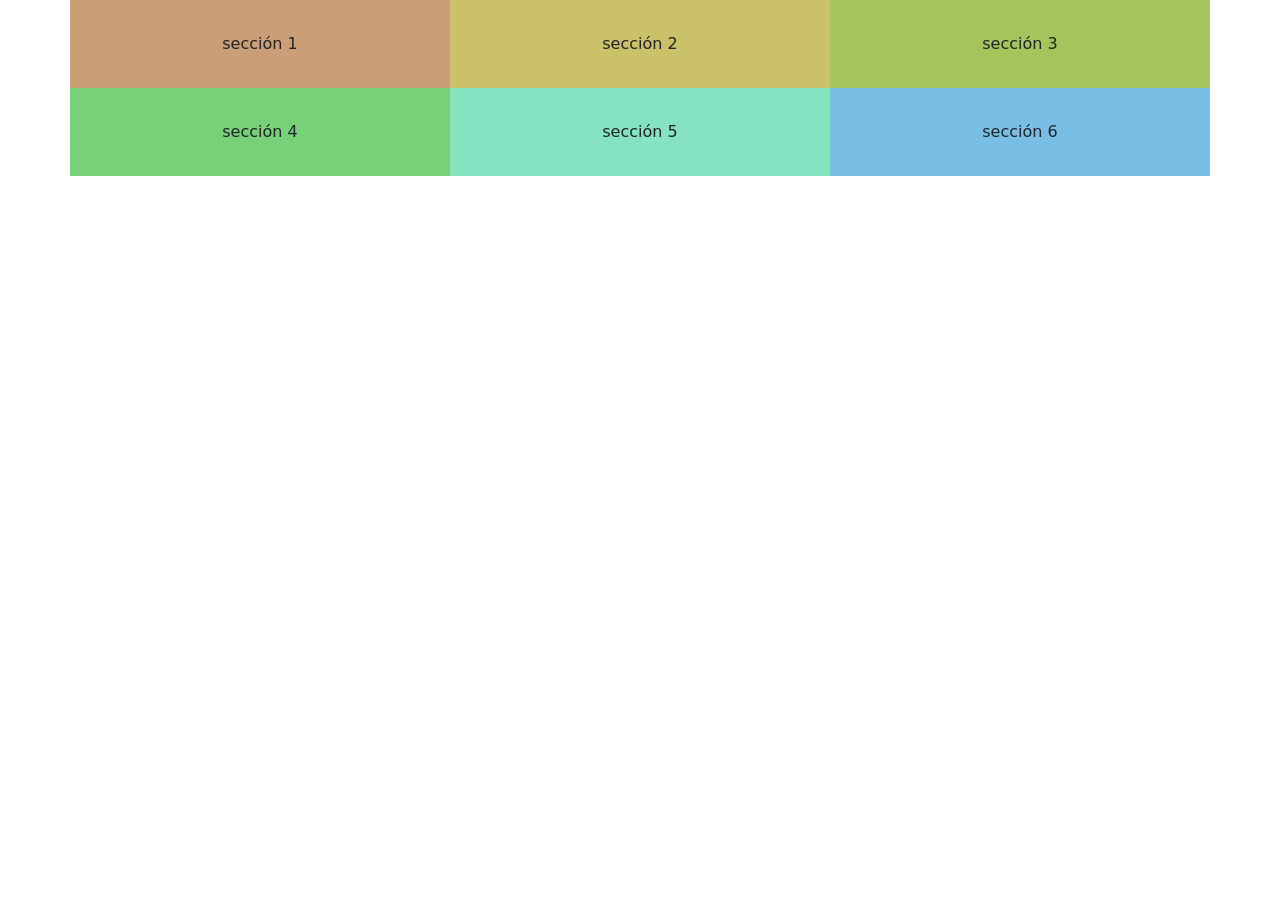
<file: tp-6/layout-1.html>
<!DOCTYPE html>
<html lang="es">
<head>
    <meta charset="UTF-8">
    <meta http-equiv="X-UA-Compatible" content="IE=edge">
    <meta name="viewport" content="width=device-width, initial-scale=1.0">
    <link href="https://cdn.jsdelivr.net/npm/bootstrap@5.3.8/dist/css/bootstrap.min.css" rel="stylesheet" integrity="sha384-sRIl4kxILFvY47J16cr9ZwB07vP4J8+LH7qKQnuqkuIAvNWLzeN8tE5YBujZqJLB" crossorigin="anonymous">
    <title>Layout 1</title>
    <style>
        .content {padding: 2em 0.5em; text-align: center;}
        .s1 {background-color: #ca9f77;}
        .s2 {background-color: #cbc168;}
        .s3 {background-color: #a3c55b;}
        .s4 {background-color: #76d179;}
        .s5 {background-color: #85e3c1;}
        .s6 {background-color: #79bfe5;}
    </style>
</head>
<body>
    <div class="container-sm g-0">
        <div class="row g-0">
            <div class="col-12 col-md-6 col-lg-4">
                <div class="content s1">sección 1</div>
            </div>
            <div class="col-12 col-md-6 col-lg-4">
                <div class="content s2">sección 2</div>
            </div>  
            <div class="col-12 col-md-6 col-lg-4">
                <div class="content s3">sección 3</div>
            </div>
            <div class="col-12 col-md-6 col-lg-4">
                <div class="content s4">sección 4</div>
            </div>
            <div class="col-12 col-md-6 col-lg-4">
                <div class="content s5">sección 5</div>
            </div>
            <div class="col-12 col-md-6 col-lg-4">
                <div class="content s6">sección 6</div>
            </div>
        </div>
    </div>

    <script src="https://cdn.jsdelivr.net/npm/bootstrap@5.3.8/dist/js/bootstrap.bundle.min.js" integrity="sha384-FKyoEForCGlyvwx9Hj09JcYn3nv7wiPVlz7YYwJrWVcXK/BmnVDxM+D2scQbITxI" crossorigin="anonymous"></script> 
</body>
</html>
</file>
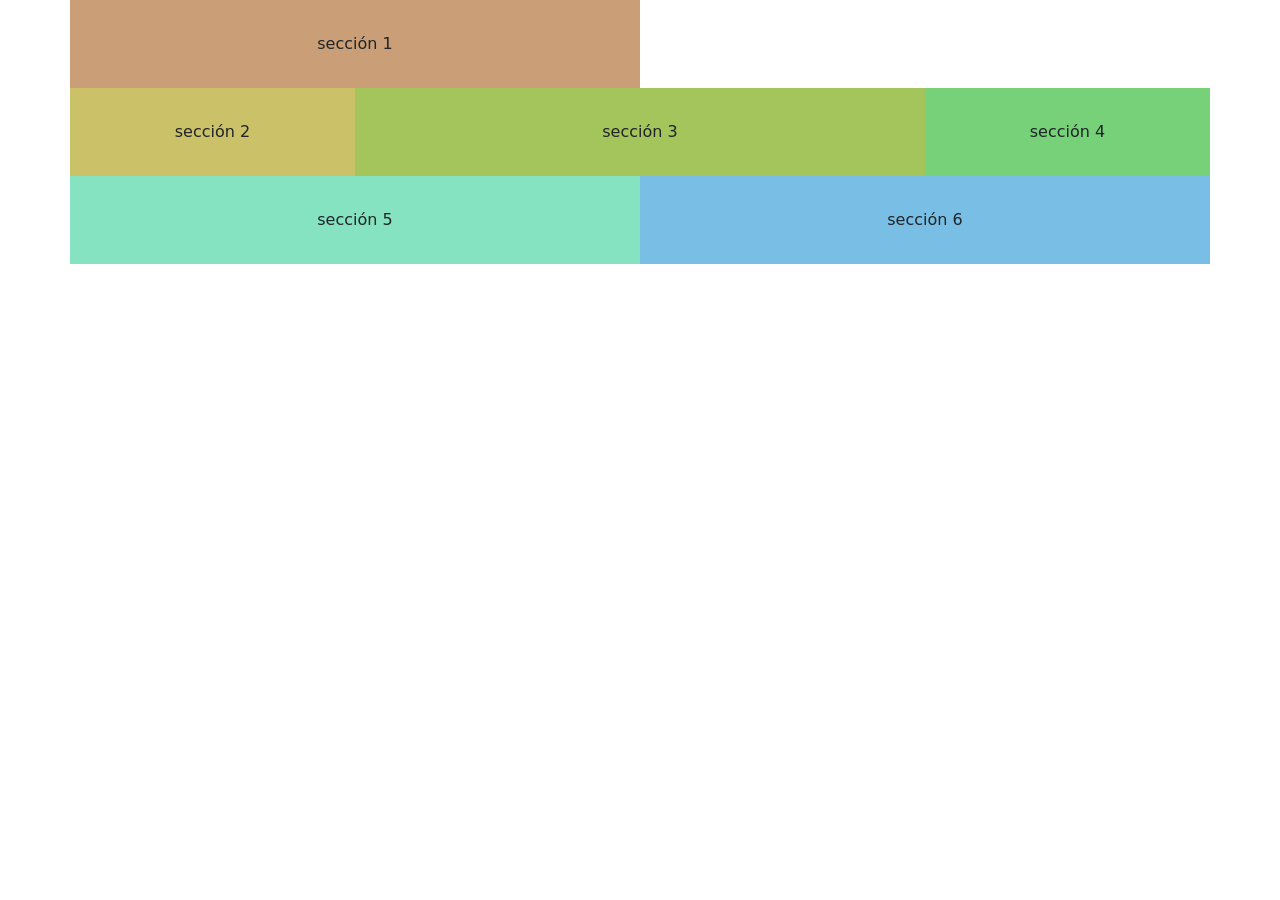
<file: tp-6/layout-2.html>
<!DOCTYPE html>
<html lang="es">
<head>
    <meta charset="UTF-8">
    <meta http-equiv="X-UA-Compatible" content="IE=edge">
    <meta name="viewport" content="width=device-width, initial-scale=1.0">
    <link href="https://cdn.jsdelivr.net/npm/bootstrap@5.3.8/dist/css/bootstrap.min.css" rel="stylesheet" integrity="sha384-sRIl4kxILFvY47J16cr9ZwB07vP4J8+LH7qKQnuqkuIAvNWLzeN8tE5YBujZqJLB" crossorigin="anonymous">
    <title>Layout 2</title>
    <style>
        .content {padding: 2em 0.5em; text-align: center;}
        .s1 {background-color: #ca9f77;}
        .s2 {background-color: #cbc168;}
        .s3 {background-color: #a3c55b;}
        .s4 {background-color: #76d179;}
        .s5 {background-color: #85e3c1;}
        .s6 {background-color: #79bfe5;}
    </style>
</head>
<body>

    <div class="container-sm g-0">
        <div class="row g-0">
            <div class="col-12 col-md-6 col-lg-6">
                <div class="content s1">sección 1</div>
            </div>

            
            <div class="row g-0">
            <div class="col-12 col-md-4 col-lg-3">
                <div class="content s2">sección 2</div>
            </div>
            <div class="col-12 col-md-4 col-lg-6">
                <div class="content s3">sección 3</div>
            </div>
            <div class="col-12 col-md-4 col-lg-3">
                <div class="content s4">sección 4</div>
            </div>
            </div>

            <div class="row g-0">
            <div class="col-6 col-md-6 col-lg-6">
                <div class="content s5">sección 5</div>
            </div>
            <div class="col-6 col-md-6 col-lg-6">
                <div class="content s6">sección 6</div>
            </div>

        </div>
        </div>
        </div>
    </div>

    <script src="https://cdn.jsdelivr.net/npm/bootstrap@5.3.8/dist/js/bootstrap.bundle.min.js" integrity="sha384-FKyoEForCGlyvwx9Hj09JcYn3nv7wiPVlz7YYwJrWVcXK/BmnVDxM+D2scQbITxI" crossorigin="anonymous"></script> 
</body>
</html>
</file>
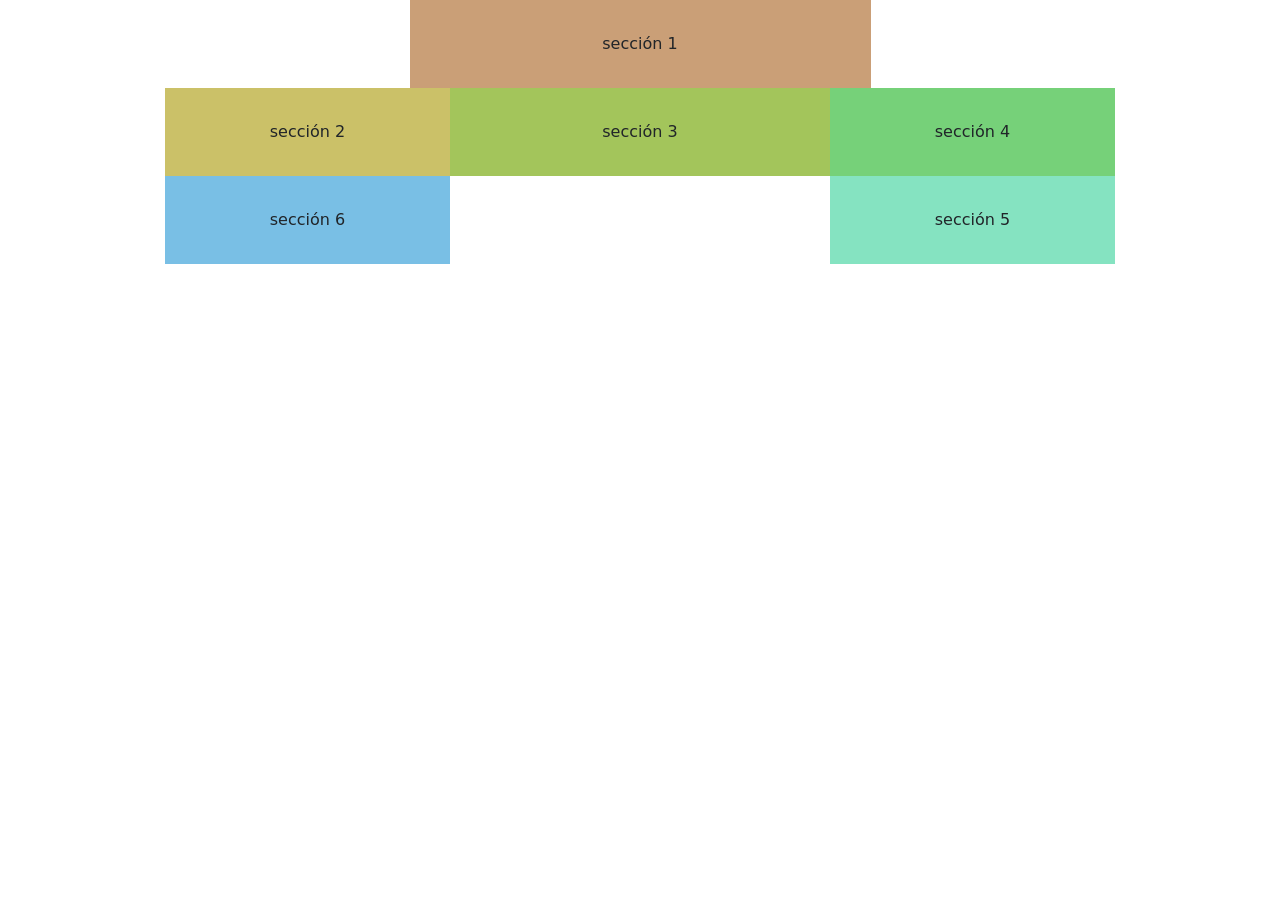
<file: tp-6/layout-3.html>
<!DOCTYPE html>
<html lang="es">
<head>
    <meta charset="UTF-8">
    <meta http-equiv="X-UA-Compatible" content="IE=edge">
    <meta name="viewport" content="width=device-width, initial-scale=1.0">

    <title>Layout 3</title>

    <link href="https://cdn.jsdelivr.net/npm/bootstrap@5.3.8/dist/css/bootstrap.min.css" rel="stylesheet" integrity="sha384-sRIl4kxILFvY47J16cr9ZwB07vP4J8+LH7qKQnuqkuIAvNWLzeN8tE5YBujZqJLB" crossorigin="anonymous">

    <style>
        .content {
            padding: 2em 0.5em;
            text-align: center;
        }

        .s1 {background-color: #ca9f77;}
        .s2 {background-color: #cbc168;}
        .s3 {background-color: #a3c55b;}
        .s4 {background-color: #76d179;}
        .s5 {background-color: #85e3c1;}
        .s6 {background-color: #79bfe5;}
    </style>
</head>

<body>

    <div class="container-sm g-0">

        <div class="row justify-content-center ">

            <div class="col-12 col-sm-6 col-lg-5 ">
                <div class="content s1">sección 1</div>
            </div>

            </div>
            
        <div class="row g-0 justify-content-center">

            <div class="col-12 col-md-4 col-lg-3 order-3 order-lg-1 ">
                <div class="content s2">sección 2</div>
            </div>

            <div class="col-12 col-md-4 col-lg-4 order-2 order-lg-3">
                <div class="content s3">sección 3</div>
            </div>

            <div class="col-12  col-md-4 col-lg-3 order-1 order-lg-4">
                <div class="content s4">sección 4</div>
            </div>

        </div>

            <div class="row g-0 justify-content-center">

            <div class="col-6 col-md-6 col-lg-3 d-none d-sm-block order-1 order-lg-3">
                <div class="content s5">sección 5</div>
            </div>

                     <div class="d-none d-lg-block col-lg-4 order-2"></div>

            <div class="col-12 col-md-6 col-lg-3 order-3 order-lg-1">
                <div class="content s6">sección 6</div>
            </div>

        </div>

    </div>


    <script src="https://cdn.jsdelivr.net/npm/bootstrap@5.3.8/dist/js/bootstrap.bundle.min.js" integrity="sha384-pzjw5bZW4twKXO1Hl89dXh6D10r5d7l7k6YvH3y5p2q2q2q2q2q2q2q2q2q2q2q2q2q2q2q2q2q2q2q2q2q2q2q2q2q2q2q2q2q2q2q2q2q2q2q2q2q2q2q2q2q2q2q２" crossorigin="anonymous"></script>

</body>
</html>
</file>
<file: tp-2/styles.css>
body {
    background-color: #222;
    color: #ee6;
}

h1 {
    text-align: center;
}
h1:hover {
    color: orange;
}

p {
    font-family: sans-serif;
}
p:first-of-type::first-line {
    color: #efe;
}


h1, h2, h3 {
    text-transform: uppercase;
    color: #eee;
}

strong {
    border-bottom: 1px solid white;
}

.the-force {
    background-color: #444;
    font-weight: bold;
}

.light-side {
    color: #66f;
}
.dark-side {
    color: #f33;
}

#og-trilogy {
    list-style-type: circle;
}

ul.movies-list:nth-of-type(2) {
    padding-left: 20px;
}

ul.movies-list:nth-of-type(3) li:last-child {
    margin-top: 15px;
}

a:visited {
    color: gray;
}

a:not([href]) {
    font-style: italic;
}

.movies-list li:nth-child(odd) {
    background-color: #111;
}

.movies-list li:nth-child(even) {
    background-color: #333;
}
.movies-list li:nth-child(even) {
    background-color: #333;
}
</file>
<file: tp-3/style.css>
#contenedor h1 {
    text-align: center;
}

p {
    font-family: serif;
}

body #contenedor #primer-parrafo {
    background-color: #CEE;
}

#contenedor #primer-parrafo em {
    color: #933;
}

a {
    outline: 1px solid #333;
}

body p.fuente.parrafo {
    opacity: 1;
}

p:not([id]) {
    background-color: rgba(190, 120, 240, 0.6);
}
/*BONUS*/
p.fuente {
    color: #000;
}

.complicado {
    font-weight: bold;
    color: #C62;
}
</file>
